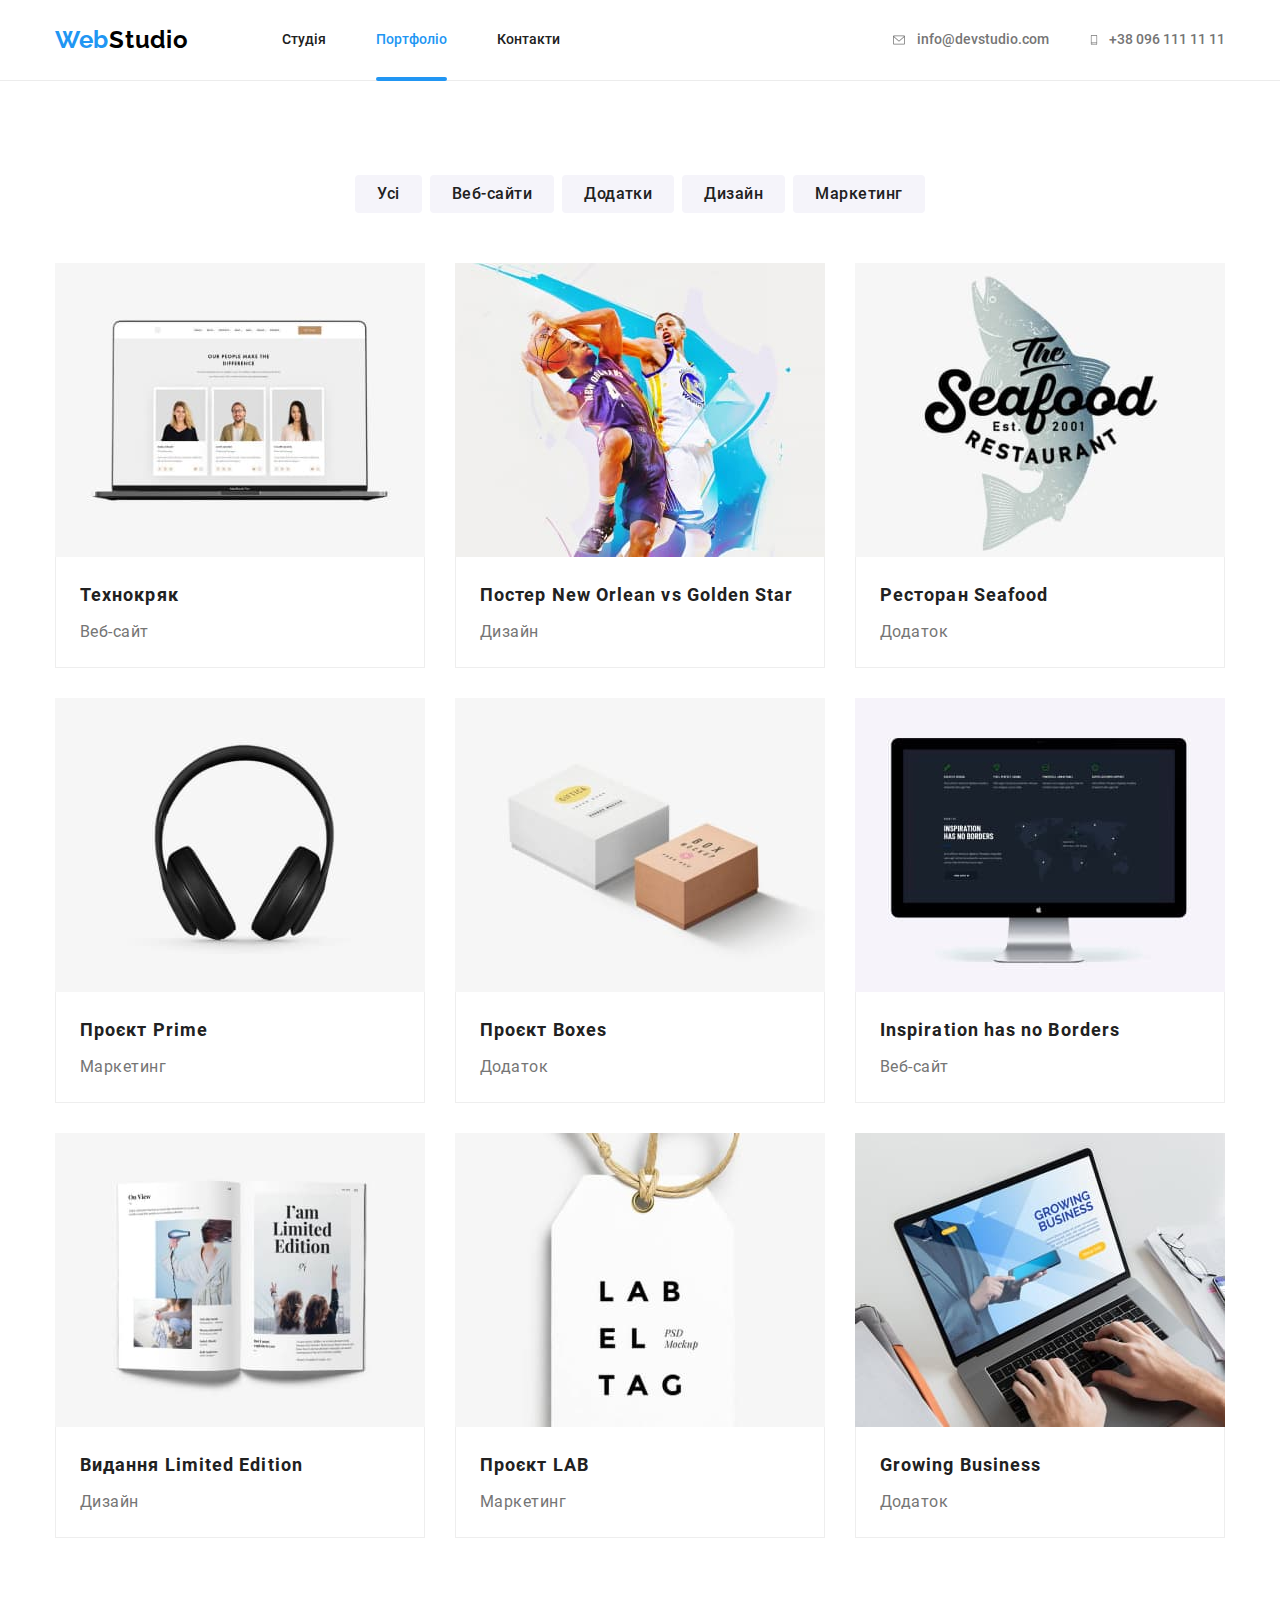
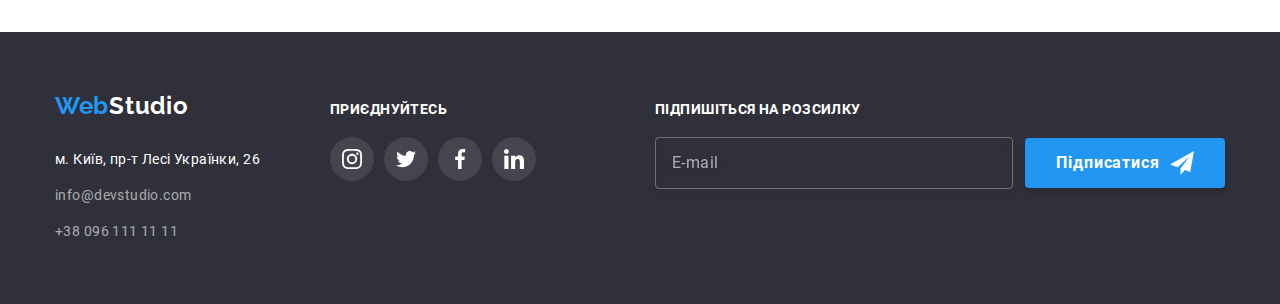
<file: portfolio.html>
<!DOCTYPE html>
<html lang="uk">
  <head>
    <meta charset="UTF-8" />
    <meta http-equiv="X-UA-Compatible" content="IE=edge" />
    <meta name="viewport" content="width=device-width, initial-scale=1.0" />
    <link rel="preconnect" href="https://fonts.googleapis.com" />
    <link rel="preconnect" href="https://fonts.gstatic.com" crossorigin />
    <link
      href="https://fonts.googleapis.com/css2?family=Raleway:wght@700&family=Roboto:wght@400;500;700;900&display=swap"
      rel="stylesheet"
    />
    <link rel="stylesheet" href="./css/main.min.css" />
    <title>Portfolio</title>
  </head>
  <body>
    <!--Header-->
    <header class="header">
      <div class="container header__container">
        <a class="logo" href="./index.html"><span>Web</span>Studio</a>
        <nav>
          <ul class="header-menu">
            <li><a class="header-menu__item" href="./index.html">Студія</a></li>
            <li><a class="header-menu__item header-menu__item--active" href="./portfolio.html">Портфоліо</a></li>
            <li><a class="header-menu__item" href="#">Контакти</a></li>
          </ul>
        </nav>
        <ul class="header-contacts">
          <li>
            <a class="header-contacts__link" href="mailto:info@devstudio.com">
              <svg class="contact-icon" width="16" height="12">
                <use href="./images/icons.svg#icon-envelope"></use>
              </svg>
              info@devstudio.com
            </a>
          </li>
          <li>
            <a class="header-contacts__link" href="tel:+380961111111">
              <svg class="contact-icon" width="10" height="16">
                <use href="./images/icons.svg#icon-smartphone"></use>
              </svg>
              +38 096 111 11 11
            </a>
          </li>
        </ul>
      </div>
    </header>
    <!-- Main content -->
    <main>
      <!--Section01 Portfolio-->
      <section class="portfolio section">
        <div class="container">
          <h1 class="scr-reader">Портфоліо</h1>
          <ul class="filters">
            <li>
              <button class="filters__btn" type="button">Усі</button>
            </li>
            <li>
              <button class="filters__btn" type="button">Веб-сайти</button>
            </li>
            <li>
              <button class="filters__btn" type="button">Додатки</button>
            </li>
            <li>
              <button class="filters__btn" type="button">Дизайн</button>
            </li>
            <li>
              <button class="filters__btn" type="button">Маркетинг</button>
            </li>
          </ul>
          <!-- <h1>Приклади робіт</h1> -->
          <ul class="card">
            <li class="card__item">
              <a class="card__interactive" href="#">
                <div class="card__box">
                  <img
                    src="./images/project01-tekhnokriak.jpg"
                    alt="Приклад вебсайту Технокряк"
                    width="370"
                  />
                  <div class="card__overlay">
                    <p class="card__text">
                      Ресурс пропонує комплексні пропозиції з різним рівнем функціоналу та сервісів.
                      Все це дозволить відвідувачу отримати вичерпні відомості про компанію чи
                      приватну особу.
                    </p>
                  </div>
                </div>
                <div class="card__descr">
                  <h2 class="card__title">Технокряк</h2>
                  <p class="card__tag">Веб-сайт</p>
                </div>
              </a>
            </li>

            <li class="card__item">
              <a class="card__interactive" href="#">
                <div class="card__box">
                  <img
                    src="./images/project02-poster.jpg"
                    alt="Приклад дизайну постеру"
                    width="370"
                  />
                  <div class="card__overlay">
                    <p class="card__text"></p>
                  </div>
                </div>
                <div class="card__descr">
                  <h2 class="card__title">Постер New Orlean vs Golden Star</h2>
                  <p class="card__tag">Дизайн</p>
                </div>
              </a>
            </li>

            <li class="card__item">
              <a class="card__interactive" href="#">
                <div class="card__box">
                  <img
                    src="./images/project03-seafood.jpg"
                    alt="Приклад додатку ресторану Сіфуд"
                    width="370"
                  />
                  <div class="card__overlay">
                    <p class="card__text"></p>
                  </div>
                </div>
                <div class="card__descr">
                  <h2 class="card__title">Ресторан Seafood</h2>
                  <p class="card__tag">Додаток</p>
                </div>
              </a>
            </li>

            <li class="card__item">
              <a class="card__interactive" href="#">
                <div class="card__box">
                  <img
                    src="./images/project04-prime.jpg"
                    alt="Приклад маркетингового проєкту Прайм "
                    width="370"
                  />
                  <div class="card__overlay">
                    <p class="card__text"></p>
                  </div>
                </div>
                <div class="card__descr">
                  <h2 class="card__title">Проєкт Prime</h2>
                  <p class="card__tag">Маркетинг</p>
                </div>
              </a>
            </li>

            <li class="card__item">
              <a class="card__interactive" href="#">
                <div class="card__box">
                  <img
                    src="./images/project05-boxes.jpg"
                    alt="Приклад додатку Боксез"
                    width="370"
                  />
                  <div class="card__overlay">
                    <p class="card__text"></p>
                  </div>
                </div>
                <div class="card__descr">
                  <h2 class="card__title">Проєкт Boxes</h2>
                  <p class="card__tag">Додаток</p>
                </div>
              </a>
            </li>

            <li class="card__item">
              <a class="card__interactive" href="#">
                <div class="card__box">
                  <img
                    src="./images/project06-inspiration.jpg"
                    alt="Приклад вебсайту Інспірейшен"
                    width="370"
                  />
                  <div class="card__overlay">
                    <p class="card__text"></p>
                  </div>
                </div>
                <div class="card__descr">
                  <h2 class="card__title">Inspiration has no Borders</h2>
                  <p class="card__tag">Веб-сайт</p>
                </div>
              </a>
            </li>

            <li class="card__item">
              <a class="card__interactive" href="#">
                <div class="card__box">
                  <img
                    src="./images/project07-limited.jpg"
                    alt="Приклад дизайну видання Лімітед Едішен"
                    width="370"
                  />
                  <div class="card__overlay">
                    <p class="card__text"></p>
                  </div>
                </div>
                <div class="card__descr">
                  <h2 class="card__title">Видання Limited Edition</h2>
                  <p class="card__tag">Дизайн</p>
                </div>
              </a>
            </li>

            <li class="card__item">
              <a class="card__interactive" href="#">
                <div class="card__box">
                  <img
                    src="./images/project08-lab.jpg"
                    alt="Приклад маркетингового проєкту Лаб "
                    width="370"
                  />
                  <div class="card__overlay">
                    <p class="card__text"></p>
                  </div>
                </div>
                <div class="card__descr">
                  <h2 class="card__title">Проєкт LAB</h2>
                  <p class="card__tag">Маркетинг</p>
                </div>
              </a>
            </li>

            <li class="card__item">
              <a class="card__interactive" href="#">
                <div class="card__box">
                  <img
                    src="./images/project09-business.jpg"
                    alt="Приклад додатку Гроуінг Бізнес"
                    width="370"
                  />
                  <div class="card__overlay">
                    <p class="card__text"></p>
                  </div>
                </div>
                <div class="card__descr">
                  <h2 class="card__title">Growing Business</h2>
                  <p class="card__tag">Додаток</p>
                </div>
              </a>
            </li>
          </ul>
        </div>
      </section>
    </main>
    <!-- Footer -->
    <footer class="footer">
      <div class="container footer__container">
        <div class="contacts">
          <a class="logo contacts__logo" href="./index.html"><span>Web</span>Studio</a>
          <address>
            <ul class="contacts__list">
              <li class="contacts__item">
                <a
                  class="contacts__link contacts__link--white"
                  href="https://goo.gl/maps/RdGr7icwd7hFewiF6"
                  target="_blank"
                  rel="noopener noreferrer nofollow"
                  >м. Київ, пр-т Лесі Українки, 26</a
                >
              </li>
              <li class="contacts__item">
                <a class="contacts__link" href="mailto:info@devstudio.com"
                  >info@devstudio.com</a
                >
              </li>
              <li class="contacts__item">
                <a class="contacts__link" href="tel:+380961111111"> +38 096 111 11 11</a>
              </li>
            </ul>
          </address>
        </div>
        <div class="join">
          <h3 class="join__title">Приєднуйтесь</h3>
          <ul class="social-icons">
            <li>
              <a class="social-icons__ref" href="#">
                <svg class="social-icons__image" width="20" height="20">
                  <use href="./images/icons.svg#icon-instagram"></use>
                </svg>
              </a>
            </li>
            <li>
              <a class="social-icons__ref" href="#">
                <svg class="social-icons__image" width="20" height="20">
                  <use href="./images/icons.svg#icon-twitter"></use>
                </svg>
              </a>
            </li>
            <li>
              <a class="social-icons__ref" href="#">
                <svg class="social-icons__image" width="20" height="20">
                  <use href="./images/icons.svg#icon-facebook"></use>
                </svg>
              </a>
            </li>
            <li>
              <a class="social-icons__ref" href="#">
                <svg class="social-icons__image" width="20" height="20">
                  <use href="./images/icons.svg#icon-linkedin"></use>
                </svg>
              </a>
            </li>
          </ul>
        </div>
        <div class="subscribe">
          <h3 class="subscribe__title">Підпишіться на розсилку</h3>
          <form class="subscribe__form">
            <input
              class="subscribe__mail"
              type="email"
              name="user-email"
              id="user-email"
              placeholder="E-mail"
            />
            <button class="button subscribe__button" type="submit">
              Підписатися
              <svg width="24" height="24">
                <use href="./images/icons.svg#icon-iconsend"></use>
              </svg>
            </button>
          </form>
        </div>
      </div>
    </footer>
  </body>
</html>
</file>
<file: css/main.min.css>
@font-face{font-family:"Raleway";font-style:normal;font-weight:400;src:url("../fonts/raleway-v28-latin-regular.eot");src:local(""),url("../fonts/raleway-v28-latin-regular.eot?#iefix") format("embedded-opentype"),url("../fonts/raleway-v28-latin-regular.woff2") format("woff2"),url("../fonts/raleway-v28-latin-regular.woff") format("woff"),url("../fonts/raleway-v28-latin-regular.ttf") format("truetype"),url("../fonts/raleway-v28-latin-regular.svg#Raleway") format("svg")}@font-face{font-family:"Raleway";font-style:normal;font-weight:700;src:url("../fonts/raleway-v28-latin-700.eot");src:local(""),url("../fonts/raleway-v28-latin-700.eot?#iefix") format("embedded-opentype"),url("../fonts/raleway-v28-latin-700.woff2") format("woff2"),url("../fonts/raleway-v28-latin-700.woff") format("woff"),url("../fonts/raleway-v28-latin-700.ttf") format("truetype"),url("../fonts/raleway-v28-latin-700.svg#Raleway") format("svg")}@font-face{font-family:"Roboto";font-style:normal;font-weight:400;src:url("../fonts/roboto-v30-latin_cyrillic-regular.eot");src:local(""),url("../fonts/roboto-v30-latin_cyrillic-regular.eot?#iefix") format("embedded-opentype"),url("../fonts/roboto-v30-latin_cyrillic-regular.woff2") format("woff2"),url("../fonts/roboto-v30-latin_cyrillic-regular.woff") format("woff"),url("../fonts/roboto-v30-latin_cyrillic-regular.ttf") format("truetype"),url("../fonts/roboto-v30-latin_cyrillic-regular.svg#Roboto") format("svg")}@font-face{font-family:"Roboto";font-style:normal;font-weight:500;src:url("../fonts/roboto-v30-latin_cyrillic-500.eot");src:local(""),url("../fonts/roboto-v30-latin_cyrillic-500.eot?#iefix") format("embedded-opentype"),url("../fonts/roboto-v30-latin_cyrillic-500.woff2") format("woff2"),url("../fonts/roboto-v30-latin_cyrillic-500.woff") format("woff"),url("../fonts/roboto-v30-latin_cyrillic-500.ttf") format("truetype"),url("../fonts/roboto-v30-latin_cyrillic-500.svg#Roboto") format("svg")}@font-face{font-family:"Roboto";font-style:normal;font-weight:700;src:url("../fonts/roboto-v30-latin_cyrillic-700.eot");src:local(""),url("../fonts/roboto-v30-latin_cyrillic-700.eot?#iefix") format("embedded-opentype"),url("../fonts/roboto-v30-latin_cyrillic-700.woff2") format("woff2"),url("../fonts/roboto-v30-latin_cyrillic-700.woff") format("woff"),url("../fonts/roboto-v30-latin_cyrillic-700.ttf") format("truetype"),url("../fonts/roboto-v30-latin_cyrillic-700.svg#Roboto") format("svg")}@font-face{font-family:"Roboto";font-style:normal;font-weight:900;src:url("../fonts/roboto-v30-latin_cyrillic-900.eot");src:local(""),url("../fonts/roboto-v30-latin_cyrillic-900.eot?#iefix") format("embedded-opentype"),url("../fonts/roboto-v30-latin_cyrillic-900.woff2") format("woff2"),url("../fonts/roboto-v30-latin_cyrillic-900.woff") format("woff"),url("../fonts/roboto-v30-latin_cyrillic-900.ttf") format("truetype"),url("../fonts/roboto-v30-latin_cyrillic-900.svg#Roboto") format("svg")}:root{--f-roboto: "Roboto", sans-serif;--f-raleway: "Raleway", sans-serif;--f-size16: 16px;--black: #000000;--dark: #212121;--dark-grey: #2f303a;--grey: #757575;--semigrey: #ececec;--bordergrey: #afb1b8;--border-grey: #eeeeee;--lightgrey: #f5f4fa;--blue: #2196f3;--white-grey: #f5f5f5;--white: #fff;--opasity: rgba(255, 255, 255, 0.6);--cubic-bezier: cubic-bezier(0.4, 0, 0.2, 1);--time-animation: 250ms;--mobile: 480px;--tablet: 768px;--desktop: 1200px}/*! modern-normalize v1.1.0 | MIT License | https://github.com/sindresorhus/modern-normalize */*,::after,::before{-webkit-box-sizing:border-box;box-sizing:border-box}html{-moz-tab-size:4;-o-tab-size:4;tab-size:4}html{line-height:1.15;-webkit-text-size-adjust:100%}body{margin:0}body{font-family:system-ui,-apple-system,"Segoe UI",Roboto,Helvetica,Arial,sans-serif,"Apple Color Emoji","Segoe UI Emoji"}hr{height:0;color:inherit}abbr[title]{-webkit-text-decoration:underline dotted;text-decoration:underline dotted}b,strong{font-weight:bolder}code,kbd,pre,samp{font-family:ui-monospace,SFMono-Regular,Consolas,"Liberation Mono",Menlo,monospace;font-size:1em}small{font-size:80%}sub,sup{font-size:75%;line-height:0;position:relative;vertical-align:baseline}sub{bottom:-0.25em}sup{top:-0.5em}table{text-indent:0;border-color:inherit}button,input,optgroup,select,textarea{font-family:inherit;font-size:100%;line-height:1.15;margin:0}button,select{text-transform:none}[type=button],[type=reset],[type=submit],button{-webkit-appearance:button}::-moz-focus-inner{border-style:none;padding:0}:-moz-focusring{outline:1px dotted ButtonText}:-moz-ui-invalid{box-shadow:none}legend{padding:0}progress{vertical-align:baseline}::-webkit-inner-spin-button,::-webkit-outer-spin-button{height:auto}[type=search]{-webkit-appearance:textfield;outline-offset:-2px}::-webkit-search-decoration{-webkit-appearance:none}::-webkit-file-upload-button{-webkit-appearance:button;font:inherit}summary{display:list-item}html{-webkit-box-sizing:border-box;box-sizing:border-box}*,*::before,*::after{-webkit-box-sizing:inherit;box-sizing:inherit}h1,h2,h3,h4,h5,h6,p,ul{margin:0;padding:0}img{display:block;max-width:100%;height:auto}body{font-family:var(--f-roboto);font-size:var(--f-size16);line-height:1.2;color:var(--dark)}.container{width:100%;padding:0 15px;margin:0 auto}@media screen and (min-width: 480px){.container{width:480px}}@media screen and (min-width: 768px){.container{width:768px}}@media screen and (min-width: 1200px){.container{width:1200px}}ul{list-style:none}.section{padding:60px 0}@media screen and (min-width: 1200px){.section{padding:94px 0}}.section__title{margin-bottom:30px;font-size:28px;line-height:1.1785714286;text-align:center;letter-spacing:.03em}@media screen and (min-width: 1200px){.section__title{margin-bottom:50px;font-size:36px;line-height:1.2727272727}}.scr-reader{position:absolute;white-space:nowrap;width:1px;height:1px;overflow:hidden;border:0;padding:0;clip:rect(0 0 0 0);-webkit-clip-path:inset(50%);clip-path:inset(50%);margin:-1px}.header{background-color:var(--white);border-bottom:1px solid var(--semigrey)}.header__container{display:-webkit-box;display:-ms-flexbox;display:flex;-webkit-box-align:center;-ms-flex-align:center;align-items:center;position:relative}@media screen and (max-width: 767px){.header__logo{padding:16px 0 15px}}.nav{display:none}@media screen and (min-width: 768px){.nav{display:block}}.header-menu{display:-webkit-box;display:-ms-flexbox;display:flex;gap:50px;margin-left:88px}@media screen and (min-width: 1200px){.header-menu{margin-left:93px}}.header-menu__item{position:relative;display:inline-block;padding-top:32px;padding-bottom:32px;color:var(--dark);text-decoration:none;-webkit-transition:color var(--time-animation) var(--cubic-bezier);transition:color var(--time-animation) var(--cubic-bezier)}@media screen and (min-width: 768px){.header-contacts{display:-webkit-box;display:-ms-flexbox;display:flex;-ms-flex-wrap:wrap;flex-wrap:wrap;-webkit-box-orient:vertical;-webkit-box-direction:normal;-ms-flex-direction:column;flex-direction:column;margin-left:auto}}@media screen and (min-width: 1200px){.header-contacts{display:-webkit-box;display:-ms-flexbox;display:flex;-webkit-box-orient:horizontal;-webkit-box-direction:normal;-ms-flex-direction:row;flex-direction:row;gap:40px}}.header-menu,.header-contacts{display:-webkit-box;display:-ms-flexbox;display:flex;font-weight:500;font-size:14px;line-height:1.14}.header-contacts__link{display:none;-webkit-box-align:center;-ms-flex-align:center;align-items:center;gap:10px;padding-top:5px;padding-bottom:5px;color:var(--grey);text-decoration:none;-webkit-transition:color var(--time-animation) var(--cubic-bezier);transition:color var(--time-animation) var(--cubic-bezier);white-space:nowrap}@media screen and (min-width: 768px){.header-contacts__link{display:-webkit-box;display:-ms-flexbox;display:flex}}.header-contacts__link svg{fill:var(--grey);-webkit-transition:fill var(--time-animation) var(--cubic-bezier);transition:fill var(--time-animation) var(--cubic-bezier)}.header-contacts__link:hover svg,.header-contacts__link:focus svg{fill:var(--blue)}.header-menu__item:hover,.header-contacts__link:hover,.header-menu__item:focus,.header-contacts__link:focus,.header-menu__item--active{color:var(--blue)}.header-menu__item--active::after{position:absolute;left:0;bottom:-1px;content:" ";display:inline-block;width:100%;height:4px;background-color:var(--blue);border-radius:2px}.menu__button{position:absolute;top:8px;right:8px;display:-webkit-box;display:-ms-flexbox;display:flex;-webkit-box-align:center;-ms-flex-align:center;align-items:center;-webkit-box-pack:center;-ms-flex-pack:center;justify-content:center;padding:0;width:40px;height:40px;background-color:rgba(0,0,0,0);border:none}@media screen and (min-width: 768px){.menu__button{display:none}}@media screen and (min-width: 1200px){.menu__button{display:none}}.menu__icon{width:40px;height:40px;fill:var(--dark);-webkit-transition:fill var(--time-animation) var(--cubic-bezier);transition:fill var(--time-animation) var(--cubic-bezier)}.menu__button:hover .menu__icon,.menu__button:focus .menu__icon{fill:var(--blue);cursor:pointer}.menu{display:-webkit-box;display:-ms-flexbox;display:flex;-webkit-box-orient:vertical;-webkit-box-direction:normal;-ms-flex-direction:column;flex-direction:column;-webkit-box-align:stretch;-ms-flex-align:stretch;align-items:stretch;position:fixed;top:0;left:0;width:100%;height:100%;padding:48px 40px;background-color:var(--white);-webkit-box-shadow:0px 4px 8px rgba(0,0,0,.04),0px 2px 4px rgba(0,0,0,.08),0px 1px 3px rgba(0,0,0,.16);box-shadow:0px 4px 8px rgba(0,0,0,.04),0px 2px 4px rgba(0,0,0,.08),0px 1px 3px rgba(0,0,0,.16);z-index:999;-webkit-transform:translateX(100%);transform:translateX(100%);-webkit-transition:-webkit-transform var(--time-animation) var(--cubic-bezier);transition:-webkit-transform var(--time-animation) var(--cubic-bezier);transition:transform var(--time-animation) var(--cubic-bezier);transition:transform var(--time-animation) var(--cubic-bezier), -webkit-transform var(--time-animation) var(--cubic-bezier)}@media screen and (min-width: 768px){.menu{display:none}}@media screen and (min-width: 1200px){.menu{display:none}}.menu.is-open{-webkit-transform:translateX(0);transform:translateX(0)}.menu__nav{display:-webkit-box;display:-ms-flexbox;display:flex;-webkit-box-orient:vertical;-webkit-box-direction:normal;-ms-flex-direction:column;flex-direction:column;gap:32px}.menu__link{display:block;font-family:"Roboto";font-style:normal;font-weight:500;font-size:40px;line-height:1.175;letter-spacing:.02em;color:var(--dark);text-decoration:none;-webkit-transition:color var(--time-animation) var(--cubic-bezier);transition:color var(--time-animation) var(--cubic-bezier)}.menu__link:hover,.menu__link:focus,.menu__link--active{color:var(--blue)}.menu__contacts{margin-top:auto}.menu__contacts--tel{display:block;margin-bottom:32px;font-weight:500;font-size:34px;line-height:1.1764705882;letter-spacing:.02em;color:var(--blue);text-decoration:none;cursor:pointer}@media screen and (max-width: 479px){.menu__contacts--tel{font-size:calc(21px + 2vw)}}.menu__contacts--mail{display:block;margin-bottom:64px;font-weight:500;font-size:24px;line-height:1.1666666667;letter-spacing:.02em;color:var(--grey);text-decoration:none;cursor:pointer}.menu__social{display:-webkit-box;display:-ms-flexbox;display:flex;-ms-flex-wrap:nowrap;flex-wrap:nowrap;row-gap:10px}@media screen and (max-width: 479px){.menu__social{row-gap:5px}}.menu__social--ref{display:block;-webkit-box-pack:left;-ms-flex-pack:left;justify-content:left;font-weight:500;font-size:18px;line-height:1.2222222222;text-decoration:none;letter-spacing:.02em;color:var(--blue);text-decoration:none;cursor:pointer}@media screen and (max-width: 479px){.menu__social--ref{font-size:calc(7px + 2vw)}}.menu__social--vr{display:block;height:20px;margin:0 10px;border-left:1px solid #d0d0d0}@media screen and (max-width: 479px){.menu__social--vr{margin:0 5px}}.logo{display:block;font-family:var(--f-raleway);font-weight:700;font-size:24px;line-height:1.1666666667;letter-spacing:.03em;color:var(--black);text-decoration:none}.logo span{color:var(--blue)}.backdrop{position:fixed;left:0;top:0;width:100%;height:100%;background-color:rgba(0,0,0,.2);z-index:10;-webkit-transition:opacity var(--time-animation) var(--cubic-bezier),visibility var(--time-animation) var(--cubic-bezier);transition:opacity var(--time-animation) var(--cubic-bezier),visibility var(--time-animation) var(--cubic-bezier)}.backdrop.is-hidden{opacity:0;visibility:hidden;pointer-events:none}.backdrop.is-hidden .modal{-webkit-transform:translate(-50%, -50%) scale(1.2);transform:translate(-50%, -50%) scale(1.2);opacity:0}.modal{position:absolute;top:50%;left:50%;padding:40px;max-width:450px;width:100%;max-height:609px;height:100%;opacity:1;background-color:var(--white);-webkit-transform:translate(-50%, -50%) scale(1);transform:translate(-50%, -50%) scale(1);-webkit-transition:opacity var(--time-animation) var(--cubic-bezier),-webkit-transform var(--time-animation) var(--cubic-bezier);transition:opacity var(--time-animation) var(--cubic-bezier),-webkit-transform var(--time-animation) var(--cubic-bezier);transition:transform var(--time-animation) var(--cubic-bezier),opacity var(--time-animation) var(--cubic-bezier);transition:transform var(--time-animation) var(--cubic-bezier),opacity var(--time-animation) var(--cubic-bezier),-webkit-transform var(--time-animation) var(--cubic-bezier)}@media screen and (min-width: 1200px){.modal{max-width:528px;max-height:581px}}.modal__btn-close{position:absolute;top:8px;right:8px;display:-webkit-box;display:-ms-flexbox;display:flex;-webkit-box-align:center;-ms-flex-align:center;align-items:center;-webkit-box-pack:center;-ms-flex-pack:center;justify-content:center;width:30px;height:30px;border-radius:50%;background-color:var(--white);border:1px solid rgba(0,0,0,.1);cursor:pointer}.form__title{margin-bottom:12px;font-weight:700;font-size:20px;line-height:1.5;letter-spacing:.03em;text-align:center;color:var(--dark)}.form__item{margin-bottom:10px}@media screen and (min-width: 1200px){.form__item{margin-bottom:20px}}.form__item:last-child{margin-bottom:20px}.form__name{display:block;margin-bottom:4px;font-size:12px;line-height:1.17;letter-spacing:.01em;color:var(--grey)}.form__row{position:relative}.form__area,.form__comment{width:100%;padding:12px 12px 12px 42px;font-size:12px;line-height:1.17;letter-spacing:.01em;color:var(--dark);outline:none;border:1px solid rgba(33,33,33,.2);border-radius:4px;-webkit-transition:color var(--time-animation) var(--cubic-bezier);transition:color var(--time-animation) var(--cubic-bezier);-webkit-transition:fill var(--time-animation) var(--cubic-bezier);transition:fill var(--time-animation) var(--cubic-bezier)}.form__area:focus,.form__comment:focus{border-color:var(--blue)}.form__area:focus~svg,.form__comment:focus~svg{fill:var(--blue)}.form__type-icon{position:absolute;top:50%;left:12px;-webkit-transform:translateY(-50%);transform:translateY(-50%)}.form__comment{padding:12px 16px;height:120px;resize:none}.form__comment::-webkit-input-placeholder{color:rgba(117,117,117,.5)}.form__comment::-moz-placeholder{color:rgba(117,117,117,.5)}.form__comment:-ms-input-placeholder{color:rgba(117,117,117,.5)}.form__comment::-ms-input-placeholder{color:rgba(117,117,117,.5)}.form__comment::placeholder{color:rgba(117,117,117,.5)}.checkbox{display:-webkit-box;display:-ms-flexbox;display:flex;-webkit-box-align:center;-ms-flex-align:center;align-items:center;gap:8px}.checkbox__label{display:block}@media screen and (min-width: 1200px){.checkbox__label{margin-left:12px}}.checkbox__castom{position:relative;display:inline-block;width:16px;height:15px;border-radius:2px;cursor:pointer;border:2px solid var(--dark)}.checkbox__item:checked+.checkbox__castom{background-color:var(--blue);background-image:url(../images/icon-vector.svg);background-repeat:no-repeat;border:2px solid var(--blue)}.checkbox__text{display:inline-block;font-size:12px;line-height:1.1666666667;letter-spacing:.03em;color:var(--grey)}.checkbox__agree{color:var(--blue)}.button--modal{margin:30px auto 0}@media screen and (max-width: 479px){.button--modal{margin:20px auto 0}}.button{display:-webkit-box;display:-ms-flexbox;display:flex;-webkit-box-align:center;-ms-flex-align:center;align-items:center;-webkit-box-pack:center;-ms-flex-pack:center;justify-content:center;min-width:200px;height:50px;padding:10px 24px;font-weight:700;font-size:var(--f-size16);line-height:1.88;letter-spacing:.06em;color:var(--white);background:var(--blue);border:none;-webkit-box-shadow:0px 4px 4px rgba(0,0,0,.15);box-shadow:0px 4px 4px rgba(0,0,0,.15);border-radius:4px;cursor:pointer}.social-icons{display:-webkit-box;display:-ms-flexbox;display:flex;-webkit-box-align:center;-ms-flex-align:center;align-items:center;-webkit-box-pack:center;-ms-flex-pack:center;justify-content:center;gap:10px}.social-icons__ref{display:-webkit-box;display:-ms-flexbox;display:flex;-webkit-box-pack:center;-ms-flex-pack:center;justify-content:center;-webkit-box-align:center;-ms-flex-align:center;align-items:center;width:44px;height:44px;background-color:rgba(255,255,255,.1);fill:var(--white);border-radius:50%;-webkit-transition:fill var(--time-animation) var(--cubic-bezier),background-color var(--time-animation) var(--cubic-bezier);transition:fill var(--time-animation) var(--cubic-bezier),background-color var(--time-animation) var(--cubic-bezier)}.social-icons__ref:hover,.social-icons__ref:focus{fill:var(--white);background-color:var(--blue)}.social-icons__ref--trans{background-color:var(--white);fill:var(--bordergrey)}.footer{padding:60px 0;background-color:var(--dark-grey)}.footer__container{display:-webkit-box;display:-ms-flexbox;display:flex;-webkit-box-orient:vertical;-webkit-box-direction:normal;-ms-flex-direction:column;flex-direction:column;-ms-flex-wrap:wrap;flex-wrap:wrap;-webkit-box-pack:center;-ms-flex-pack:center;justify-content:center;gap:60px}@media screen and (min-width: 768px){.footer__container{-webkit-box-orient:horizontal;-webkit-box-direction:normal;-ms-flex-direction:row;flex-direction:row;gap:60px 165px}}@media screen and (min-width: 1200px){.footer__container{-webkit-box-orient:horizontal;-webkit-box-direction:normal;-ms-flex-direction:row;flex-direction:row;-webkit-box-align:baseline;-ms-flex-align:baseline;align-items:baseline;-webkit-box-pack:start;-ms-flex-pack:start;justify-content:flex-start;gap:70px}}.contacts{display:-webkit-box;display:-ms-flexbox;display:flex;-ms-flex-wrap:wrap;flex-wrap:wrap;-webkit-box-orient:vertical;-webkit-box-direction:normal;-ms-flex-direction:column;flex-direction:column;-webkit-box-align:center;-ms-flex-align:center;align-items:center}@media screen and (min-width: 1200px){.contacts{-webkit-box-align:start;-ms-flex-align:start;align-items:flex-start}}.contacts__logo{margin-bottom:28px;color:var(--white)}.contacts__list{font-style:normal;font-weight:400;font-size:14px;line-height:1.71;letter-spacing:.03em}.contacts__item:not(:last-child){margin-bottom:12px}.contacts__link{display:block;text-align:center;text-decoration:none;color:var(--opasity);-webkit-transition:color var(--time-animation) var(--cubic-bezier);transition:color var(--time-animation) var(--cubic-bezier)}@media screen and (min-width: 1200px){.contacts__link{text-align:left}}.contacts__link:hover,.contacts__link:focus{color:var(--blue)}.contacts__link--white{color:var(--white)}.join__title,.subscribe__title{display:block;margin-top:0;margin-bottom:20px;font-weight:700;font-size:14px;line-height:1.143;letter-spacing:.03em;text-align:center;text-transform:uppercase;color:var(--white)}@media screen and (min-width: 1200px){.join__title,.subscribe__title{text-align:left}}@media screen and (min-width: 768px)and (max-width: 1199px){.contacts,.join{-ms-flex-preferred-size:calc((100% - 165px)/2);flex-basis:calc((100% - 165px)/2)}}@media screen and (min-width: 768px)and (max-width: 1199px){.join{padding-top:5px}}.subscribe{display:-webkit-box;display:-ms-flexbox;display:flex;-webkit-box-orient:vertical;-webkit-box-direction:normal;-ms-flex-direction:column;flex-direction:column;-webkit-box-align:center;-ms-flex-align:center;align-items:center;-webkit-box-pack:center;-ms-flex-pack:center;justify-content:center}@media screen and (min-width: 1200px){.subscribe{-webkit-box-align:start;-ms-flex-align:start;align-items:flex-start;margin-left:auto}}.subscribe__form{display:-webkit-box;display:-ms-flexbox;display:flex;-webkit-box-orient:vertical;-webkit-box-direction:normal;-ms-flex-direction:column;flex-direction:column;-webkit-box-align:center;-ms-flex-align:center;align-items:center;-webkit-box-pack:center;-ms-flex-pack:center;justify-content:center;-ms-flex-wrap:wrap;flex-wrap:wrap;width:100%}@media screen and (min-width: 1200px){.subscribe__form{-webkit-box-orient:horizontal;-webkit-box-direction:normal;-ms-flex-direction:row;flex-direction:row;gap:12px}}.subscribe__mail{display:inline-block;padding:15px 16px;margin-bottom:20px;width:100%;line-height:1.25;letter-spacing:.03em;color:var(--white);background-color:rgba(0,0,0,0);outline:none;border:1px solid rgba(255,255,255,.3);border-radius:4px;-webkit-filter:drop-shadow(0px 4px 4px rgba(0, 0, 0, 0.15));filter:drop-shadow(0px 4px 4px rgba(0, 0, 0, 0.15))}@media screen and (min-width: 480px){.subscribe__mail{width:450px}}@media screen and (min-width: 1200px){.subscribe__mail{margin-bottom:0;width:358px}}.subscribe__mail::-webkit-input-placeholder{color:rgba(255,255,255,.6)}.subscribe__mail::-moz-placeholder{color:rgba(255,255,255,.6)}.subscribe__mail:-ms-input-placeholder{color:rgba(255,255,255,.6)}.subscribe__mail::-ms-input-placeholder{color:rgba(255,255,255,.6)}.subscribe__mail::placeholder{color:rgba(255,255,255,.6)}.subscribe__button{gap:10px;fill:var(--white)}.hero{margin:0 auto;padding:118px 0;background-image:-webkit-gradient(linear, left top, right top, from(rgba(47, 48, 58, 0.4)), to(rgba(47, 48, 58, 0.4))),url(../images/header-bcg-mobile.jpg);background-image:linear-gradient(to right, rgba(47, 48, 58, 0.4), rgba(47, 48, 58, 0.4)),url(../images/header-bcg-mobile.jpg);background-repeat:no-repeat;background-size:cover;background-position:center}@media screen and (min-device-pixel-ratio: 2)and (max-width: 767px),screen and (-webkit-min-device-pixel-ratio: 2)and (max-width: 767px),screen and (min-resolution: 192dpi)and (max-width: 767px),screen and (min-resolution: 2dppx)and (max-width: 767px){.hero{background-image:-webkit-gradient(linear, left top, right top, from(rgba(47, 48, 58, 0.4)), to(rgba(47, 48, 58, 0.4))),url(../images/header-bcg-mobile@2x.jpg);background-image:linear-gradient(to right, rgba(47, 48, 58, 0.4), rgba(47, 48, 58, 0.4)),url(../images/header-bcg-mobile@2x.jpg)}}@media screen and (min-width: 768px){.hero{background-image:-webkit-gradient(linear, left top, right top, from(rgba(47, 48, 58, 0.4)), to(rgba(47, 48, 58, 0.4))),url(../images/header-bcg-tablet.jpg);background-image:linear-gradient(to right, rgba(47, 48, 58, 0.4), rgba(47, 48, 58, 0.4)),url(../images/header-bcg-tablet.jpg)}}@media screen and (min-device-pixel-ratio: 2)and (min-width: 768px),screen and (-webkit-min-device-pixel-ratio: 2)and (min-width: 768px),screen and (min-resolution: 192dpi)and (min-width: 768px),screen and (min-resolution: 2dppx)and (min-width: 768px){.hero{background-image:-webkit-gradient(linear, left top, right top, from(rgba(47, 48, 58, 0.4)), to(rgba(47, 48, 58, 0.4))),url(../images/header-bcg-tablet@2x.jpg);background-image:linear-gradient(to right, rgba(47, 48, 58, 0.4), rgba(47, 48, 58, 0.4)),url(../images/header-bcg-tablet@2x.jpg)}}@media screen and (min-width: 1200px){.hero{background-image:-webkit-gradient(linear, left top, right top, from(rgba(47, 48, 58, 0.4)), to(rgba(47, 48, 58, 0.4))),url(../images/header-bcg-desktop.jpg);background-image:linear-gradient(to right, rgba(47, 48, 58, 0.4), rgba(47, 48, 58, 0.4)),url(../images/header-bcg-desktop.jpg)}}@media screen and (min-device-pixel-ratio: 2)and (min-width: 1200px),screen and (-webkit-min-device-pixel-ratio: 2)and (min-width: 1200px),screen and (min-resolution: 192dpi)and (min-width: 1200px),screen and (min-resolution: 2dppx)and (min-width: 1200px){.hero{background-image:-webkit-gradient(linear, left top, right top, from(rgba(47, 48, 58, 0.4)), to(rgba(47, 48, 58, 0.4))),url(../images/header-bcg-desktop@2x.jpg);background-image:linear-gradient(to right, rgba(47, 48, 58, 0.4), rgba(47, 48, 58, 0.4)),url(../images/header-bcg-desktop@2x.jpg)}}@media screen and (min-width: 1200px){.hero{padding:200px 0;max-width:1600px}}.hero__title{max-width:360px;margin:0 auto;font-weight:900;font-size:26px;line-height:1.6153846154;letter-spacing:.06em;text-align:center;text-transform:uppercase;color:var(--white)}@media screen and (min-width: 1200px){.hero__title{max-width:696px;font-size:44px;line-height:1.3636363636}}.button--hero{margin:30px auto 0}@media screen and (min-width: 1200px){.button--hero{width:216px}}.advantages__list{display:-webkit-box;display:-ms-flexbox;display:flex;-ms-flex-wrap:wrap;flex-wrap:wrap;gap:30px}.advantages__item{-ms-flex-preferred-size:100%;flex-basis:100%}@media screen and (min-width: 768px){.advantages__item{-ms-flex-preferred-size:calc((100% - 30px)/2);flex-basis:calc((100% - 30px)/2)}}@media screen and (min-width: 1200px){.advantages__item{-ms-flex-preferred-size:calc((100% - 90px)/4);flex-basis:calc((100% - 90px)/4)}}.advantages__img{display:-webkit-box;display:-ms-flexbox;display:flex;-webkit-box-align:center;-ms-flex-align:center;align-items:center;-webkit-box-pack:center;-ms-flex-pack:center;justify-content:center;height:120px;margin-bottom:30px;background:var(--lightgrey);border-radius:4px}.advantages__title{display:block;margin-bottom:10px;font-size:14px;line-height:1.14;letter-spacing:.03em;text-transform:uppercase;text-align:center}@media screen and (min-width: 768px){.advantages__title{text-align:left}}@media screen and (min-width: 1200px){.advantages__title{text-align:left}}.advantages__text{font-size:14px;line-height:1.71;letter-spacing:.03em;color:var(--grey)}.directions{display:none;padding-top:0}@media screen and (min-width: 1200px){.directions{display:-webkit-box;display:-ms-flexbox;display:flex}}.directions__list{display:-webkit-box;display:-ms-flexbox;display:flex;-ms-flex-wrap:wrap;flex-wrap:wrap;gap:30px}.directions__item{position:relative}.directions__title{position:absolute;bottom:0px;left:0px;width:100%;display:-webkit-box;display:-ms-flexbox;display:flex;-webkit-box-align:center;-ms-flex-align:center;align-items:center;-webkit-box-pack:center;-ms-flex-pack:center;justify-content:center;min-height:70px;font-size:14px;line-height:1.14;letter-spacing:.03em;text-transform:uppercase;color:var(--white);background-color:rgba(47,48,58,.8);overflow:hidden}.team{background:var(--lightgrey)}.team__list{display:-webkit-box;display:-ms-flexbox;display:flex;-ms-flex-wrap:wrap;flex-wrap:wrap;-webkit-box-pack:center;-ms-flex-pack:center;justify-content:center;gap:30px}.team__item{background:var(--white);-webkit-box-shadow:0px 1px 3px rgba(0,0,0,.12),0px 1px 1px rgba(0,0,0,.14),0px 2px 1px rgba(0,0,0,.2);box-shadow:0px 1px 3px rgba(0,0,0,.12),0px 1px 1px rgba(0,0,0,.14),0px 2px 1px rgba(0,0,0,.2);border-radius:0px 0px 4px 4px}@media screen and (min-width: 768px){.team__item{-ms-flex-preferred-size:calc((100% - 30px)/2);flex-basis:calc((100% - 30px)/2)}}@media screen and (min-width: 1200px){.team__item{-ms-flex-preferred-size:calc((100% - 90px)/4);flex-basis:calc((100% - 90px)/4)}}.team__description{padding:30px 30px 24px 30px}.team__name{font-size:var(--f-size16);font-weight:500;line-height:1.171875;text-align:center;letter-spacing:.03em}.team__job{margin-top:10px;margin-bottom:16px;font-size:var(--f-size16);line-height:1.171875;text-align:center;letter-spacing:.03em;color:var(--grey)}.clients__list{display:-webkit-box;display:-ms-flexbox;display:flex;-ms-flex-wrap:wrap;flex-wrap:wrap;-webkit-box-align:center;-ms-flex-align:center;align-items:center;-webkit-box-pack:center;-ms-flex-pack:center;justify-content:center;gap:30px}.clients__item{max-width:210px;max-height:92px;-ms-flex-preferred-size:calc((100% - 30px)/2);flex-basis:calc((100% - 30px)/2)}@media screen and (min-width: 480px){.clients__item{width:210px;height:92px}}@media screen and (min-width: 768px){.clients__item{width:210px;height:92px;-ms-flex-preferred-size:calc((100% - 60px)/3);flex-basis:calc((100% - 60px)/3)}}@media screen and (min-width: 1200px){.clients__item{-ms-flex-preferred-size:calc((100% - 150px)/6);flex-basis:calc((100% - 150px)/6)}}.clients__ref{display:-webkit-box;display:-ms-flexbox;display:flex;-webkit-box-align:center;-ms-flex-align:center;align-items:center;-webkit-box-pack:center;-ms-flex-pack:center;justify-content:center;width:100%;height:100%;border:1px solid var(--bordergrey);border-radius:4px;fill:var(--bordergrey);-webkit-transition:border-color var(--time-animation) var(--cubic-bezier),fill var(--time-animation) var(--cubic-bezier);transition:border-color var(--time-animation) var(--cubic-bezier),fill var(--time-animation) var(--cubic-bezier);cursor:pointer}.clients__ref:hover,.clients__ref:focus{fill:var(--blue);border-color:var(--blue)}.filters{margin-bottom:50px;display:-webkit-box;display:-ms-flexbox;display:flex;-webkit-box-pack:center;-ms-flex-pack:center;justify-content:center;gap:8px}.filters__btn{padding:6px 22px;font-weight:500;font-size:16px;line-height:1.62;text-align:center;letter-spacing:.03em;color:var(--dark);background-color:var(--lightgrey);border:none;border-radius:4px;cursor:pointer;-webkit-transition:color var(--time-animation) var(--cubic-bezier),background-color var(--time-animation) var(--cubic-bezier),-webkit-box-shadow var(--time-animation) var(--cubic-bezier);transition:color var(--time-animation) var(--cubic-bezier),background-color var(--time-animation) var(--cubic-bezier),-webkit-box-shadow var(--time-animation) var(--cubic-bezier);transition:color var(--time-animation) var(--cubic-bezier),background-color var(--time-animation) var(--cubic-bezier),box-shadow var(--time-animation) var(--cubic-bezier);transition:color var(--time-animation) var(--cubic-bezier),background-color var(--time-animation) var(--cubic-bezier),box-shadow var(--time-animation) var(--cubic-bezier),-webkit-box-shadow var(--time-animation) var(--cubic-bezier)}.filters__btn:hover,.filters__btn:focus{color:var(--white);background-color:var(--blue);-webkit-box-shadow:0px 3px 1px rgba(0,0,0,.1),0px 1px 2px rgba(0,0,0,.08),0px 2px 2px rgba(0,0,0,.12);box-shadow:0px 3px 1px rgba(0,0,0,.1),0px 1px 2px rgba(0,0,0,.08),0px 2px 2px rgba(0,0,0,.12)}.card{display:-webkit-box;display:-ms-flexbox;display:flex;-ms-flex-wrap:wrap;flex-wrap:wrap;margin-top:-30px;margin-left:-30px}.card__item{display:block;-ms-flex-preferred-size:calc(33.3333333333% - 30px);flex-basis:calc(33.3333333333% - 30px);margin-top:30px;margin-left:30px;list-style:none;background-color:var(--white)}.card__interactive{display:block;text-decoration:none;-webkit-transition:-webkit-box-shadow var(--time-animation) var(--cubic-bezier);transition:-webkit-box-shadow var(--time-animation) var(--cubic-bezier);transition:box-shadow var(--time-animation) var(--cubic-bezier);transition:box-shadow var(--time-animation) var(--cubic-bezier), -webkit-box-shadow var(--time-animation) var(--cubic-bezier)}.card__interactive:hover,.card__interactive:focus{-webkit-box-shadow:0px 1px 1px rgba(0,0,0,.12),0px 4px 4px rgba(0,0,0,.06),1px 4px 6px rgba(0,0,0,.16);box-shadow:0px 1px 1px rgba(0,0,0,.12),0px 4px 4px rgba(0,0,0,.06),1px 4px 6px rgba(0,0,0,.16)}.card__descr{padding:20px 24px;border-right:1px solid var(--border-grey);border-bottom:1px solid var(--border-grey);border-left:1px solid var(--border-grey)}.card__title{font-size:18px;line-height:2;letter-spacing:.06em;color:var(--dark)}.card__tag{margin-top:4px;line-height:1.88;letter-spacing:.03em;color:var(--grey)}.card__box{position:relative;overflow:hidden}.card__overlay{position:absolute;top:0;left:0;width:100%;height:100%;background-color:rgba(33,150,243,.9);overflow:auto;-webkit-transform:translateY(100%);transform:translateY(100%);-webkit-transition:-webkit-transform var(--time-animation) var(--cubic-bezier);transition:-webkit-transform var(--time-animation) var(--cubic-bezier);transition:transform var(--time-animation) var(--cubic-bezier);transition:transform var(--time-animation) var(--cubic-bezier), -webkit-transform var(--time-animation) var(--cubic-bezier)}.card__item:hover .card__overlay{-webkit-transform:translateY(0);transform:translateY(0)}.card__text{padding:63px 24px;font-size:18px;line-height:1.33;letter-spacing:.03em;color:var(--white)}/*# sourceMappingURL=main.min.css.map */
</file>
